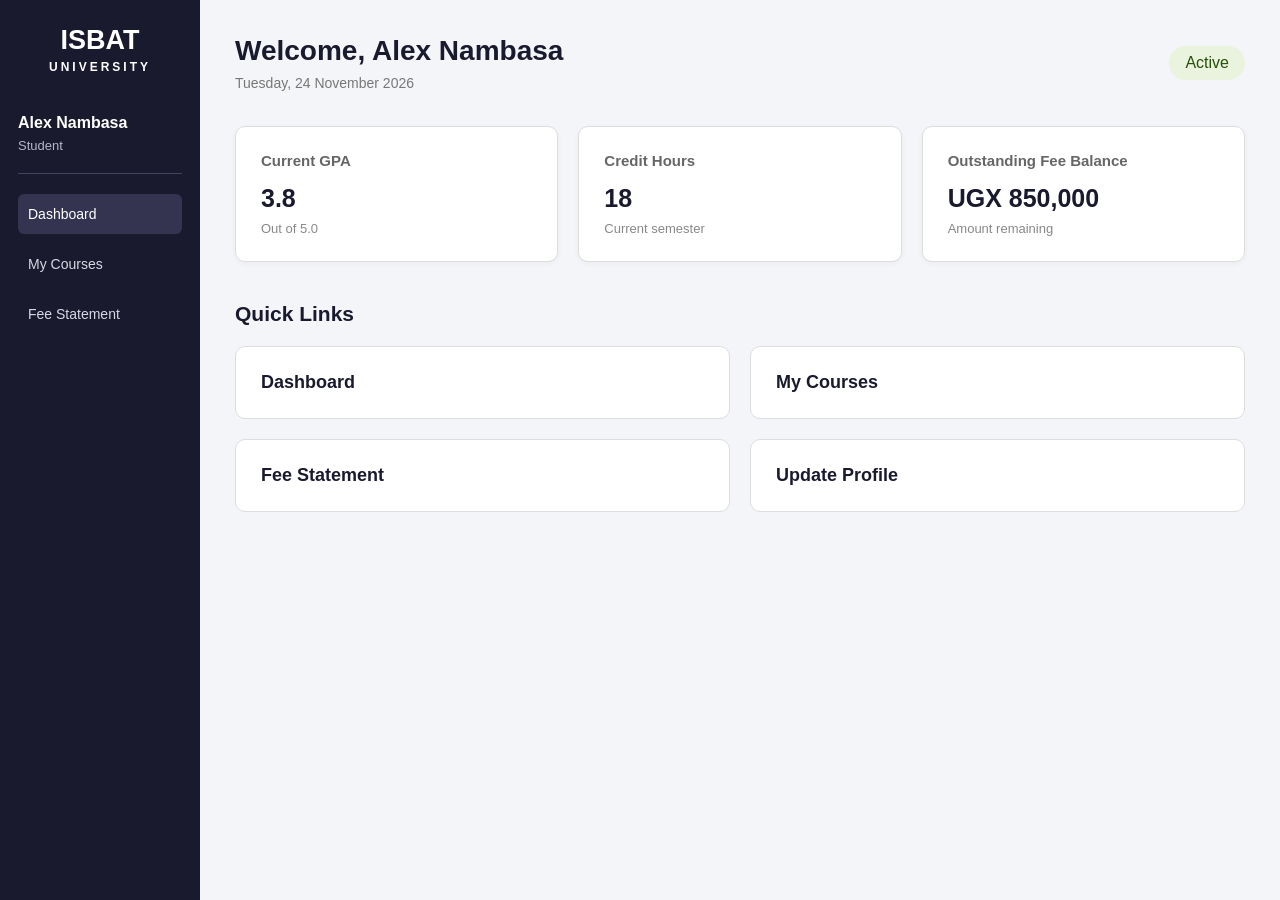
<file: index.html>
<!DOCTYPE html>
<html lang="en">
<head>
    <meta charset="UTF-8">
    <meta name="viewport" content="width=device-width, initial-scale=1.0">
    <title>Student Dashboard | ISBAT University</title>

    <link rel="stylesheet" href="portal.css">

    <!-- Internal CSS: Quick-links grid -->
    <style>
        .quick-links {
            display: grid;
            grid-template-columns: repeat(2, 1fr);
            gap: 20px;
            margin-top: 20px;
        }

        .quick-link-card {
            background: white;
            padding: 25px;
            border: 1px solid #ddd;
            border-radius: 10px;
            text-decoration: none;
            color: #1A1A2E;
            font-size: 18px;
            font-weight: bold;
            transition: 0.3s;
        }

        .quick-link-card:hover {
            background: #f0f0f8;
            transform: translateY(-4px);
        }

        @media (max-width: 600px) {
            .quick-links {
                grid-template-columns: 1fr;
            }
        }
    </style>
</head>

<body>

    <!-- Sidebar -->
    <aside class="sidebar">

        <div class="logo">
            ISBAT
            <span>UNIVERSITY</span>
        </div>

        <div class="student-info">
            <h3>Alex Nambasa</h3>
            <p>Student</p>
        </div>

        <nav>
            <a href="index.html" class="active-link">Dashboard</a>
            <a href="courses.html">My Courses</a>
            <a href="fee-statement.html">Fee Statement</a>
        </nav>

    </aside>

    <!-- Main Content -->
    <main class="main-content">

        <header class="page-header">
            <div>
                <h1>Welcome, Alex Nambasa</h1>
                <p>Tuesday, 24 November 2026</p>
            </div>

            <span style="background-color: #EAF3DE; color: #27500A; padding: 8px 16px; border-radius: 20px;">
                Active
            </span>
        </header>

        <!-- Summary Cards -->
        <section class="metrics">

            <div class="metric-card">
                <h3>Current GPA</h3>
                <h2>3.8</h2>
                <p>Out of 5.0</p>
            </div>

            <div class="metric-card">
                <h3>Credit Hours</h3>
                <h2>18</h2>
                <p>Current semester</p>
            </div>

            <div class="metric-card">
                <h3>Outstanding Fee Balance</h3>
                <h2>UGX 850,000</h2>
                <p>Amount remaining</p>
            </div>

        </section>

        <!-- Quick Links -->
        <section class="section">
            <h2>Quick Links</h2>

            <div class="quick-links">

                <a href="index.html" class="quick-link-card">
                    Dashboard
                </a>

                <a href="courses.html" class="quick-link-card">
                    My Courses
                </a>

                <a href="fee-statement.html" class="quick-link-card">
                    Fee Statement
                </a>

                <a href="#" class="quick-link-card">
                    Update Profile
                </a>

            </div>
        </section>

    </main>

</body>
</html>
</file>
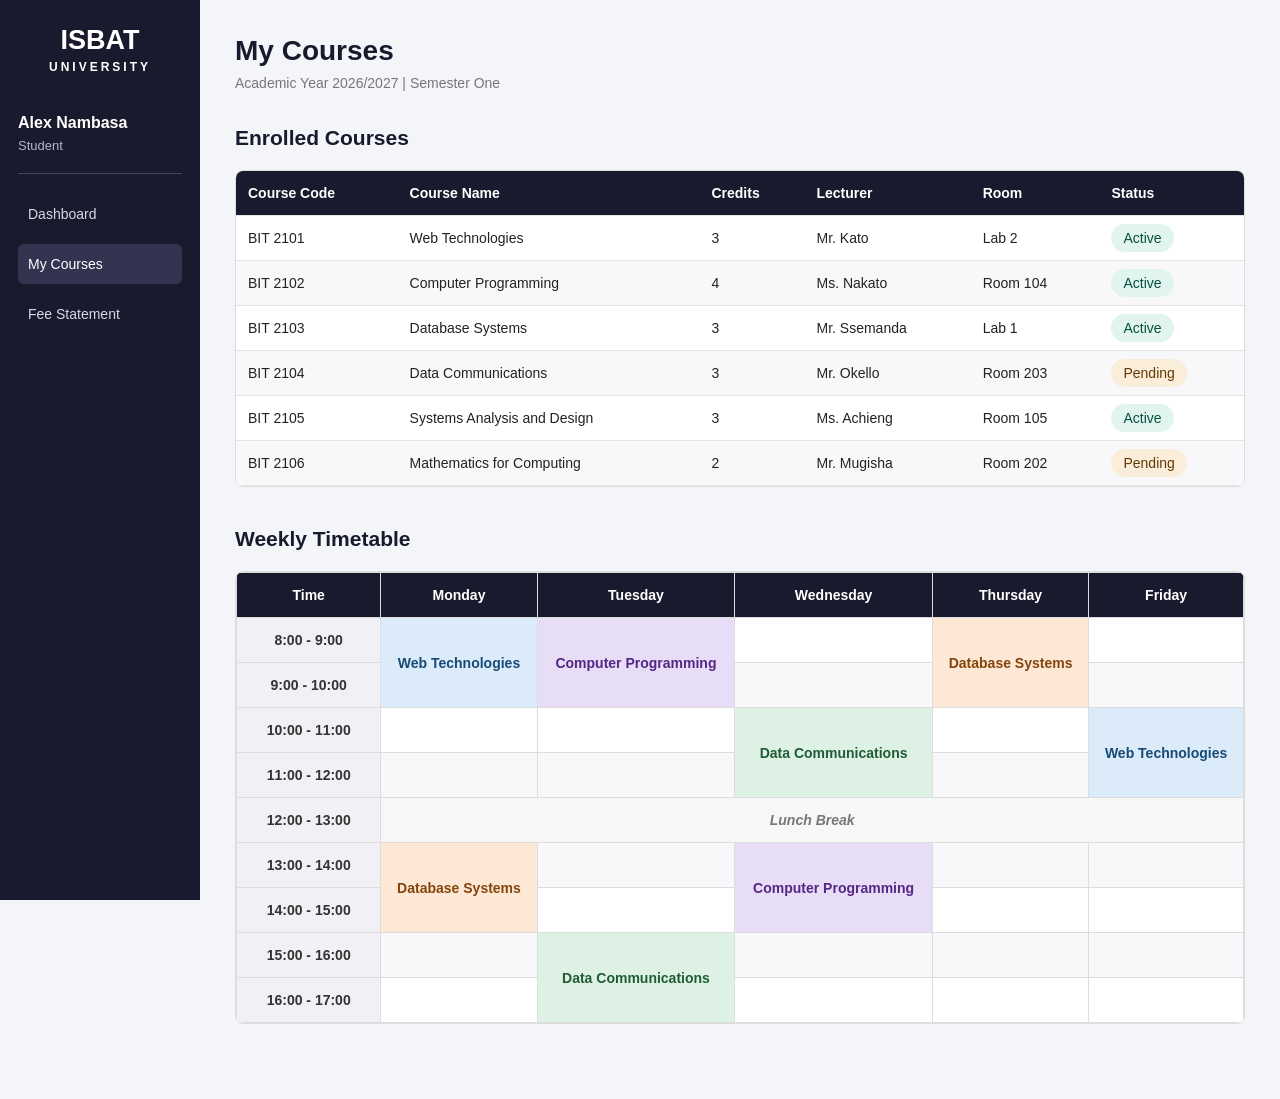
<file: courses.html>
<!DOCTYPE html>
<html lang="en">
<head>
    <meta charset="UTF-8">
    <meta name="viewport" content="width=device-width, initial-scale=1.0">
    <title>My Courses | ISBAT University</title>

    <link rel="stylesheet" href="portal.css">

    <!-- Internal CSS: Timetable course colours -->
    <style>
        .webtech {
            background-color: #DCEBFA;
            color: #174A75;
        }

        .cprog {
            background-color: #E8DDF7;
            color: #542783;
        }

        .database {
            background-color: #FCE8D5;
            color: #85440B;
        }

        .networking {
            background-color: #DDF2E4;
            color: #205B35;
        }

        .timetable td {
            text-align: center;
            font-weight: 600;
            padding: 14px 8px;
        }

        .timetable .time {
            background-color: #f1f1f5;
            color: #333;
        }

        .break {
            background-color: #f7f7f7;
            color: #777;
            font-style: italic;
        }
    </style>
</head>

<body>

    <!-- Sidebar -->
    <aside class="sidebar">

        <div class="logo">
            ISBAT
            <span>UNIVERSITY</span>
        </div>

        <div class="student-info">
            <h3>Alex Nambasa</h3>
            <p>Student</p>
        </div>

        <nav>
            <a href="index.html">Dashboard</a>
            <a href="courses.html" class="active-link">My Courses</a>
            <a href="fee-statement.html">Fee Statement</a>
        </nav>

    </aside>

    <!-- Main Content -->
    <main class="main-content">

        <header class="page-header">
            <div>
                <h1>My Courses</h1>
                <p>Academic Year 2026/2027 | Semester One</p>
            </div>
        </header>

        <!-- Enrolled Courses -->
        <section class="section">

            <h2>Enrolled Courses</h2>

            <div class="table-container">
                <table>
                    <thead>
                        <tr>
                            <th>Course Code</th>
                            <th>Course Name</th>
                            <th>Credits</th>
                            <th>Lecturer</th>
                            <th>Room</th>
                            <th>Status</th>
                        </tr>
                    </thead>

                    <tbody>
                        <tr>
                            <td>BIT 2101</td>
                            <td>Web Technologies</td>
                            <td>3</td>
                            <td>Mr. Kato</td>
                            <td>Lab 2</td>
                            <td>
                                <span style="background: #E1F5EE; color: #085041; padding: 6px 12px; border-radius: 15px;">
                                    Active
                                </span>
                            </td>
                        </tr>

                        <tr>
                            <td>BIT 2102</td>
                            <td>Computer Programming</td>
                            <td>4</td>
                            <td>Ms. Nakato</td>
                            <td>Room 104</td>
                            <td>
                                <span style="background: #E1F5EE; color: #085041; padding: 6px 12px; border-radius: 15px;">
                                    Active
                                </span>
                            </td>
                        </tr>

                        <tr>
                            <td>BIT 2103</td>
                            <td>Database Systems</td>
                            <td>3</td>
                            <td>Mr. Ssemanda</td>
                            <td>Lab 1</td>
                            <td>
                                <span style="background: #E1F5EE; color: #085041; padding: 6px 12px; border-radius: 15px;">
                                    Active
                                </span>
                            </td>
                        </tr>

                        <tr>
                            <td>BIT 2104</td>
                            <td>Data Communications</td>
                            <td>3</td>
                            <td>Mr. Okello</td>
                            <td>Room 203</td>
                            <td>
                                <span style="background: #FAEEDA; color: #633806; padding: 6px 12px; border-radius: 15px;">
                                    Pending
                                </span>
                            </td>
                        </tr>

                        <tr>
                            <td>BIT 2105</td>
                            <td>Systems Analysis and Design</td>
                            <td>3</td>
                            <td>Ms. Achieng</td>
                            <td>Room 105</td>
                            <td>
                                <span style="background: #E1F5EE; color: #085041; padding: 6px 12px; border-radius: 15px;">
                                    Active
                                </span>
                            </td>
                        </tr>

                        <tr>
                            <td>BIT 2106</td>
                            <td>Mathematics for Computing</td>
                            <td>2</td>
                            <td>Mr. Mugisha</td>
                            <td>Room 202</td>
                            <td>
                                <span style="background: #FAEEDA; color: #633806; padding: 6px 12px; border-radius: 15px;">
                                    Pending
                                </span>
                            </td>
                        </tr>
                    </tbody>
                </table>
            </div>

        </section>

        <!-- Weekly Timetable -->
        <section class="section">

            <h2>Weekly Timetable</h2>

            <div class="table-container">
                <table class="timetable">

                    <thead>
                        <tr>
                            <th>Time</th>
                            <th>Monday</th>
                            <th>Tuesday</th>
                            <th>Wednesday</th>
                            <th>Thursday</th>
                            <th>Friday</th>
                        </tr>
                    </thead>

                    <tbody>
                        <tr>
                            <td class="time">8:00 - 9:00</td>
                            <td class="webtech" rowspan="2">Web Technologies</td>
                            <td class="cprog" rowspan="2">Computer Programming</td>
                            <td></td>
                            <td class="database" rowspan="2">Database Systems</td>
                            <td></td>
                        </tr>

                        <tr>
                            <td class="time">9:00 - 10:00</td>
                            <td></td>
                            <td></td>
                        </tr>

                        <tr>
                            <td class="time">10:00 - 11:00</td>
                            <td></td>
                            <td></td>
                            <td class="networking" rowspan="2">Data Communications</td>
                            <td></td>
                            <td class="webtech" rowspan="2">Web Technologies</td>
                        </tr>

                        <tr>
                            <td class="time">11:00 - 12:00</td>
                            <td></td>
                            <td></td>
                            <td></td>
                        </tr>

                        <tr>
                            <td class="time">12:00 - 13:00</td>
                            <td class="break" colspan="5">Lunch Break</td>
                        </tr>

                        <tr>
                            <td class="time">13:00 - 14:00</td>
                            <td class="database" rowspan="2">Database Systems</td>
                            <td></td>
                            <td class="cprog" rowspan="2">Computer Programming</td>
                            <td></td>
                            <td></td>
                        </tr>

                        <tr>
                            <td class="time">14:00 - 15:00</td>
                            <td></td>
                            <td></td>
                            <td></td>
                        </tr>

                        <tr>
                            <td class="time">15:00 - 16:00</td>
                            <td></td>
                            <td class="networking" rowspan="2">Data Communications</td>
                            <td></td>
                            <td></td>
                            <td></td>
                        </tr>

                        <tr>
                            <td class="time">16:00 - 17:00</td>
                            <td></td>
                            <td></td>
                            <td></td>
                            <td></td>
                        </tr>

                    </tbody>
                </table>
            </div>

        </section>

    </main>

</body>
</html>
</file>
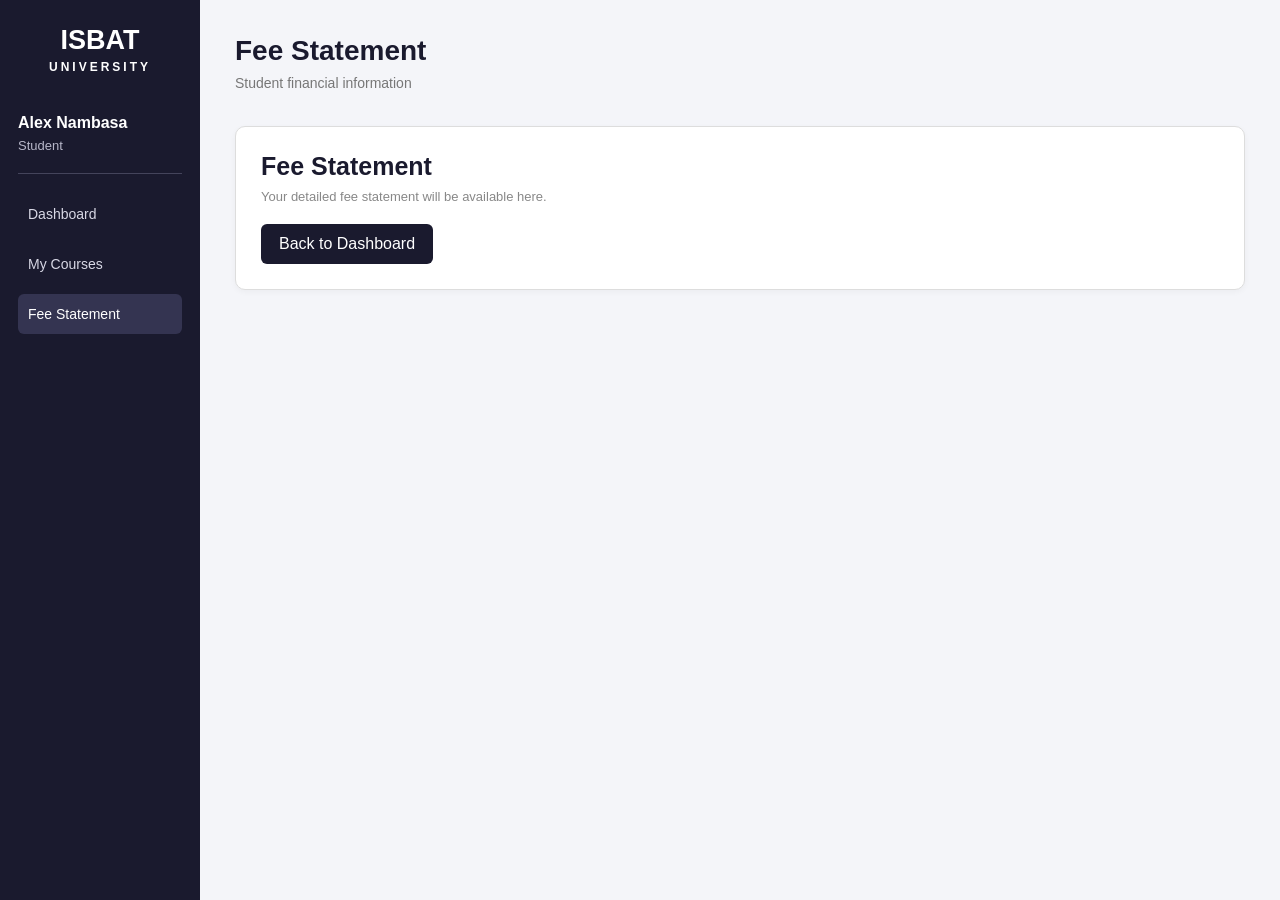
<file: fee-statement.html>
<!DOCTYPE html>
<html lang="en">
<head>
    <meta charset="UTF-8">
    <meta name="viewport" content="width=device-width, initial-scale=1.0">
    <title>Fee Statement | ISBAT University</title>
    <link rel="stylesheet" href="portal.css">
</head>

<body>

    <aside class="sidebar">

        <div class="logo">
            ISBAT
            <span>UNIVERSITY</span>
        </div>

        <div class="student-info">
            <h3>Alex Nambasa</h3>
            <p>Student</p>
        </div>

        <nav>
            <a href="index.html">Dashboard</a>
            <a href="courses.html">My Courses</a>
            <a href="fee-statement.html" class="active-link">Fee Statement</a>
        </nav>

    </aside>

    <main class="main-content">

        <header class="page-header">
            <div>
                <h1>Fee Statement</h1>
                <p>Student financial information</p>
            </div>
        </header>

        <section class="metric-card">
            <h2>Fee Statement</h2>
            <p>Your detailed fee statement will be available here.</p>
            <a href="index.html" class="back-link">Back to Dashboard</a>
        </section>

    </main>

</body>
</html>
</file>
<file: portal.css>
/* General page styling */
* {
    margin: 0;
    padding: 0;
    box-sizing: border-box;
}

body {
    font-family: Arial, sans-serif;
    background-color: #F4F5F9;
    color: #222;
}

/* Fixed sidebar */
.sidebar {
    position: fixed;
    top: 0;
    left: 0;
    width: 200px;
    height: 100vh;
    background-color: #1A1A2E;
    color: white;
    padding: 25px 18px;
}

.logo {
    font-size: 27px;
    font-weight: bold;
    text-align: center;
    color: white;
    margin-bottom: 40px;
}

.logo span {
    display: block;
    font-size: 12px;
    letter-spacing: 3px;
    margin-top: 4px;
}

.student-info {
    border-bottom: 1px solid #44445B;
    padding-bottom: 20px;
    margin-bottom: 20px;
}

.student-info h3 {
    font-size: 16px;
    margin-bottom: 6px;
}

.student-info p {
    color: #B7B7C9;
    font-size: 13px;
}

.sidebar nav {
    display: flex;
    flex-direction: column;
    gap: 10px;
}

.sidebar nav a {
    color: #D8D8E5;
    text-decoration: none;
    padding: 12px 10px;
    border-radius: 6px;
    font-size: 14px;
    transition: 0.3s;
}

.sidebar nav a:hover,
.sidebar nav a.active-link {
    background-color: #343451;
    color: white;
}

/* Main content */
.main-content {
    margin-left: 200px;
    padding: 35px;
    min-height: 100vh;
}

/* Page heading */
.page-header {
    display: flex;
    justify-content: space-between;
    align-items: center;
    gap: 20px;
    margin-bottom: 35px;
}

.page-header h1 {
    font-size: 28px;
    color: #1A1A2E;
    margin-bottom: 8px;
}

.page-header p {
    color: #777;
    font-size: 14px;
}

/* Summary metric cards */
.metrics {
    display: flex;
    gap: 20px;
    margin-bottom: 40px;
}

.metric-card {
    flex: 1;
    background-color: white;
    border: 1px solid #ddd;
    border-radius: 10px;
    padding: 25px;
    box-shadow: 0 2px 6px rgba(0, 0, 0, 0.04);
}

.metric-card h3 {
    font-size: 15px;
    color: #666;
    margin-bottom: 15px;
}

.metric-card h2 {
    font-size: 25px;
    color: #1A1A2E;
    margin-bottom: 8px;
}

.metric-card p {
    font-size: 13px;
    color: #888;
}

/* General sections */
.section {
    margin-bottom: 40px;
}

.section h2 {
    color: #1A1A2E;
    font-size: 21px;
    margin-bottom: 20px;
}

/* Tables */
.table-container {
    width: 100%;
    overflow-x: auto;
    background-color: white;
    border: 1px solid #ddd;
    border-radius: 8px;
}

table {
    width: 100%;
    border-collapse: collapse;
    background-color: white;
}

th,
td {
    padding: 14px 12px;
    border-bottom: 1px solid #e5e5e5;
    text-align: left;
    font-size: 14px;
}

th {
    background-color: #1A1A2E;
    color: white;
    font-weight: 600;
    white-space: nowrap;
}

tbody tr:nth-child(even) {
    background-color: #F8F8FB;
}

tbody tr:hover {
    background-color: #F0F0F8;
}

/* Timetable */
.timetable {
    min-width: 750px;
}

.timetable th,
.timetable td {
    border: 1px solid #ddd;
    text-align: center;
    min-width: 105px;
}

.timetable th:first-child,
.timetable td:first-child {
    min-width: 130px;
    white-space: nowrap;
}

/* Placeholder page link */
.back-link {
    display: inline-block;
    margin-top: 20px;
    padding: 11px 18px;
    background-color: #1A1A2E;
    color: white;
    text-decoration: none;
    border-radius: 6px;
}

.back-link:hover {
    background-color: #343451;
}

/* Responsive layout */
@media (max-width: 900px) {
    .metrics {
        flex-wrap: wrap;
    }

    .metric-card {
        flex: 1 1 220px;
    }

    .main-content {
        padding: 25px;
    }
}

@media (max-width: 600px) {
    .sidebar {
        position: relative;
        width: 100%;
        height: auto;
    }

    .logo {
        margin-bottom: 20px;
    }

    .student-info {
        margin-bottom: 12px;
    }

    .sidebar nav {
        flex-direction: row;
        flex-wrap: wrap;
    }

    .sidebar nav a {
        font-size: 12px;
    }

    .main-content {
        margin-left: 0;
        padding: 20px 15px;
    }

    .page-header {
        align-items: flex-start;
        flex-direction: column;
    }

    .metrics {
        flex-direction: column;
    }

    .metric-card {
        width: 100%;
    }
}
</file>
